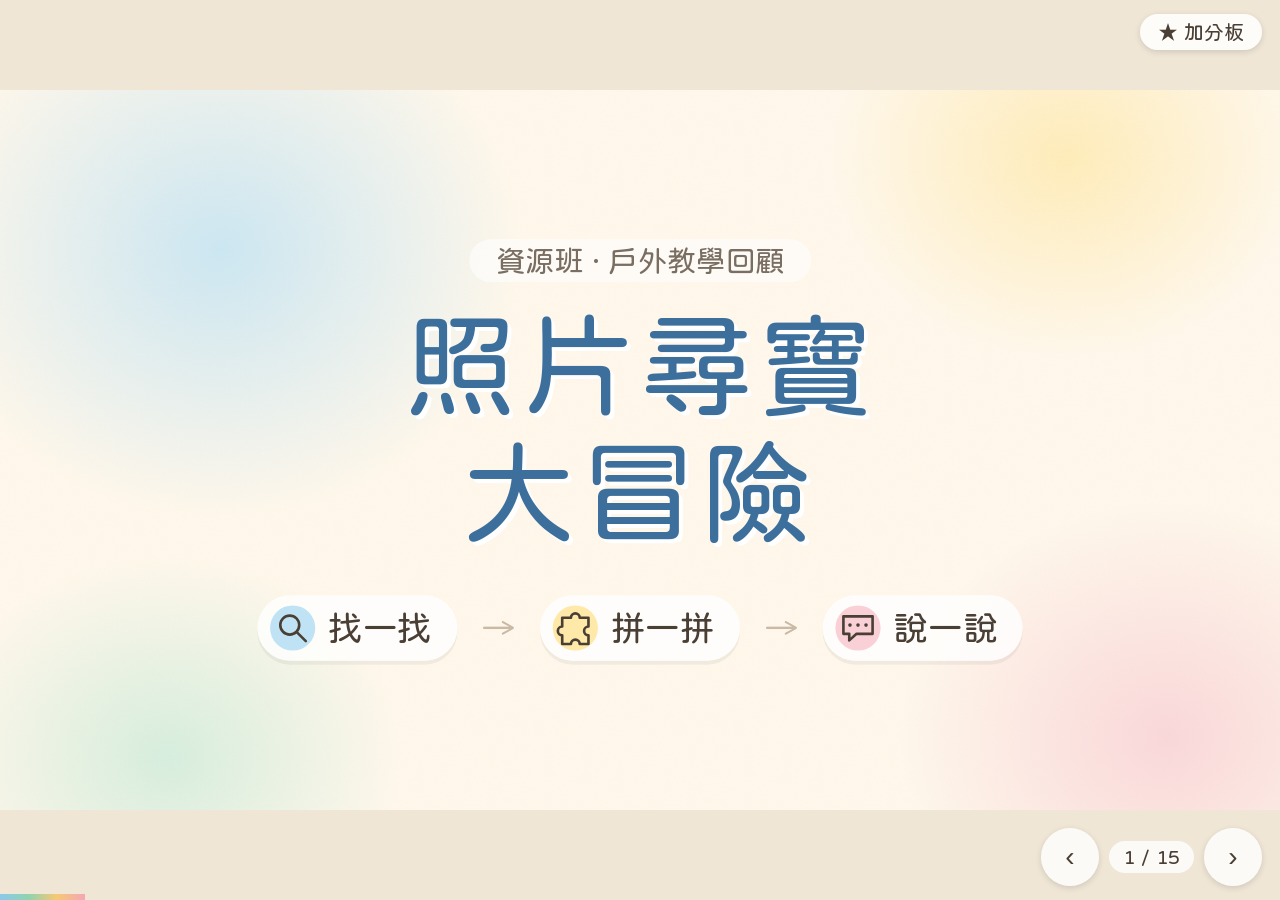
<file: index.html>
<!doctype html><html lang="zh-Hant-TW"><head><meta charset="utf-8"><meta name="viewport" content="width=device-width,initial-scale=1"><title>照片尋寶大冒險</title>
<link rel="preload" href="assets/huninn-subset.woff2" as="font" type="font/woff2" crossorigin><link rel="stylesheet" href="assets/tools.css"><style>@font-face{font-family:'Huninn';src:url('assets/huninn-subset.woff2') format('woff2');font-display:block}
:root{--cream:#FFF8EC;--sky:#BFE3F5;--mint:#C8EBD9;--butter:#FFE9A8;--blush:#F9D0D6;--ink:#4A3F35;--ink2:#7a6e63}
*{box-sizing:border-box;margin:0;padding:0}html,body{height:100%;background:#efe6d6;overflow:hidden}
body{font-family:'Huninn','jf open 粉圓','Noto Sans TC','Noto Sans CJK TC','Microsoft JhengHei',sans-serif;color:var(--ink)}
#stage{position:absolute;left:50%;top:50%;width:1920px;height:1080px;transform-origin:0 0}
.slide{position:absolute;inset:0;padding:80px 110px;display:none;flex-direction:column;align-items:center;background-color:var(--cream);overflow:hidden}
.slide.on{display:flex;animation:fade .45s ease}@keyframes fade{from{opacity:0;transform:translateY(14px)}to{opacity:1}}
.slide::before{content:'';position:absolute;inset:0;pointer-events:none;opacity:.5;background-image:url("data:image/svg+xml;utf8,<svg xmlns='http://www.w3.org/2000/svg' width='300' height='300'><filter id='n'><feTurbulence type='fractalNoise' baseFrequency='.8' numOctaves='3'/><feColorMatrix values='0 0 0 0 .55 0 0 0 0 .45 0 0 0 0 .3 0 0 0 .09 0'/></filter><rect width='100%' height='100%' filter='url(%23n)'/></svg>")}
.slide>*{position:relative;z-index:1}
.bg1{background:radial-gradient(closest-side,#BFE3F5cc,#BFE3F500) -120px -160px/900px 800px no-repeat,radial-gradient(closest-side,#F9D0D6cc,#F9D0D600) 1350px 620px/800px 700px no-repeat,radial-gradient(closest-side,#FFE9A8bb,#FFE9A800) 1250px -200px/700px 600px no-repeat,radial-gradient(closest-side,#C8EBD9bb,#C8EBD900) -100px 700px/700px 600px no-repeat,#FFF8EC}
.bg2{background:radial-gradient(closest-side,#C8EBD9cc,#C8EBD900) 1300px -180px/900px 800px no-repeat,radial-gradient(closest-side,#FFE9A8cc,#FFE9A800) -180px 600px/850px 700px no-repeat,radial-gradient(closest-side,#F9D0D6aa,#F9D0D600) 1450px 720px/600px 500px no-repeat,#FFF8EC}
.bg3{background:radial-gradient(closest-side,#F9D0D6cc,#F9D0D600) -150px -150px/850px 750px no-repeat,radial-gradient(closest-side,#BFE3F5cc,#BFE3F500) 1300px 600px/900px 750px no-repeat,radial-gradient(closest-side,#FFE9A8aa,#FFE9A800) 700px 800px/700px 500px no-repeat,#FFF8EC}
.bg4{background:radial-gradient(closest-side,#FFE9A8cc,#FFE9A800) -150px -180px/850px 750px no-repeat,radial-gradient(closest-side,#C8EBD9cc,#C8EBD900) 1350px 650px/800px 700px no-repeat,radial-gradient(closest-side,#BFE3F5aa,#BFE3F500) 1400px -200px/600px 600px no-repeat,#FFF8EC}
h1{font-size:170px;line-height:1.12;text-align:center;font-weight:normal;letter-spacing:8px;color:#3d6f9c;text-shadow:6px 6px 0 #fff}
h2{font-size:84px;font-weight:normal;margin-bottom:50px;letter-spacing:4px;padding:0 40px;background:linear-gradient(transparent 62%,#FFE9A8 62%,#FFE9A8 92%,transparent 92%)}
.title{justify-content:center}.kicker{font-size:44px;color:var(--ink2);background:#fff9;border-radius:40px;padding:10px 40px;margin-bottom:30px}
.steps3,.end3{display:flex;gap:36px;align-items:center;margin-top:60px;font-size:52px}.steps3>span:not(.arr),.end3>span{display:flex;align-items:center;gap:18px;background:#fffc;border-radius:60px;padding:14px 38px 14px 18px;box-shadow:0 6px 0 #0000000d}
.arr{color:#c9b9a5}.end{font-size:190px;color:#e07a8b}.big{font-size:60px;margin-top:20px}.end3{font-size:44px;gap:30px}
.cards3{display:flex;gap:56px;flex:1;align-items:center}.card{width:500px;height:560px;border-radius:60px;display:flex;flex-direction:column;align-items:center;justify-content:center;gap:24px;box-shadow:0 12px 0 #0000000f;border:5px solid #fff}
.card b{font-size:72px;font-weight:normal}.card p{font-size:46px;text-align:center;line-height:1.45;color:#5c5147}
.c-sky{background:#BFE3F5}.c-butter{background:#FFE9A8}.c-blush{background:#F9D0D6}
.rules{display:grid;grid-template-columns:1fr 1fr;gap:36px 56px;width:100%}.rule{display:flex;align-items:center;gap:34px;background:#fffd;border-radius:48px;padding:28px 40px;box-shadow:0 8px 0 #0000000d}
.ri{width:150px;height:150px;border-radius:50%;background:var(--mint);display:flex;align-items:center;justify-content:center;flex:none}.rule:nth-child(2) .ri{background:var(--sky)}.rule:nth-child(3) .ri{background:var(--blush)}.rule:nth-child(4) .ri{background:var(--butter)}
.rule b{font-size:62px;font-weight:normal}.rule p{font-size:40px;color:var(--ink2);margin-top:6px}
.banner{margin-top:44px;font-size:52px;background:#F9D0D6;border-radius:50px;padding:18px 56px}.banner b{color:#c0394f;font-weight:normal}
.cabs4{display:flex;gap:44px;flex:1;align-items:center}.cabc{width:370px;height:470px;background:#fffd;border-radius:50px;display:flex;flex-direction:column;align-items:center;justify-content:center;gap:26px;box-shadow:0 10px 0 #0000000d}
.cabc b{font-size:62px;font-weight:normal}.cabc:nth-child(1){border-bottom:14px solid var(--sky)}.cabc:nth-child(2){border-bottom:14px solid var(--butter)}.cabc:nth-child(3){border-bottom:14px solid var(--mint)}.cabc:nth-child(4){border-bottom:14px solid var(--blush)}
.foot{font-size:48px;margin-top:20px}.foot b{font-weight:normal;color:#3d6f9c}
.groups{display:flex;gap:56px;flex:1;align-items:center}.grp{width:500px;height:600px;border-radius:60px;border:8px solid;display:flex;flex-direction:column;align-items:center;justify-content:center;gap:10px}
.grp b{font-size:86px;font-weight:normal}.grp span{font-size:54px}.grp p{font-size:42px;text-align:center;line-height:1.5;margin-top:16px}.grp em{font-style:normal;color:#fff;border-radius:16px;padding:0 14px}.grp strong{font-weight:normal;font-size:52px}
.w5{display:flex;gap:30px;flex:1;align-items:center}.w{width:322px;height:620px;border-radius:56px;background:#fffd;border-top:22px solid var(--c);display:flex;flex-direction:column;align-items:center;padding-top:34px;box-shadow:0 10px 0 #0000000d}
.wi{width:150px;height:150px;border-radius:50%;background:var(--c);display:flex;align-items:center;justify-content:center}.w b{font-size:120px;font-weight:normal;line-height:1.25}
.wq{font-size:44px;text-align:center}.wf{font-size:34px;color:var(--ink2);margin-top:22px;background:#f6efe3;border-radius:20px;padding:6px 16px}
.toolslide{padding:70px 100px}
.reveal{flex-direction:row;align-items:center;gap:64px;padding:70px 90px}
.ph{background:#fff;padding:22px 22px 60px;border-radius:14px;box-shadow:0 18px 40px #6b553a33;transform:rotate(-1.6deg);flex:none}
.ph img{display:block;width:1040px;height:780px;object-fit:cover;border-radius:6px}.ph.wide img{width:1010px;height:568px}
.tape{position:absolute;top:-26px;left:50%;width:220px;height:52px;margin-left:-110px;background:#FFE9A8cc;transform:rotate(3deg);border-radius:4px}
.side{flex:1;display:flex;flex-direction:column;align-items:flex-start}.gt{color:#fff;font-size:40px;border-radius:40px;padding:6px 30px;border:5px solid #fff}
h3{font-size:84px;font-weight:normal;margin-top:16px;line-height:1.2}.codes{font-size:38px;color:var(--ink2);margin-bottom:18px}
.pr{list-style:none;display:flex;flex-direction:column;gap:20px;width:100%}.pr li{display:flex;align-items:center;gap:20px;background:#fffd;border-radius:40px;padding:8px 22px 8px 10px;border-left:16px solid var(--c)}
.pi{width:84px;height:84px;border-radius:50%;background:var(--c);display:flex;align-items:center;justify-content:center;flex:none}.pk{font-size:64px}.pq{font-size:46px;white-space:nowrap}
#nav{position:fixed;right:18px;bottom:14px;display:flex;gap:10px;align-items:center;z-index:9;font-family:inherit}
#nav button{width:58px;height:58px;border-radius:50%;border:none;background:#ffffffcc;color:#4A3F35;font-size:28px;cursor:pointer;box-shadow:0 2px 6px #0002}#count{background:#ffffffcc;border-radius:20px;padding:6px 14px;font-size:20px}
#bar{position:fixed;left:0;bottom:0;height:6px;background:linear-gradient(90deg,#8CC8EA,#8FD3B0,#F7C873,#F4A6B5);transition:width .3s;z-index:9}
body.shot #nav,body.shot #bar{display:none}
</style></head><body>
<div id="stage"><section class="slide bg1 title"><div class="kicker">資源班 · 戶外教學回顧</div><h1>照片尋寶<br>大冒險</h1>
<div class="steps3"><span><svg viewBox="0 0 64 64" width="70" height="70" aria-hidden="true"><circle cx="32" cy="32" r="31" fill="#BFE3F5"/><g fill="none" stroke="#4A3F35" stroke-width="3.6" stroke-linecap="round" stroke-linejoin="round"><circle cx="28" cy="28" r="13"/><path d="M38 38l12 12"/></g></svg>找一找</span><span class="arr">→</span><span><svg viewBox="0 0 64 64" width="70" height="70" aria-hidden="true"><circle cx="32" cy="32" r="31" fill="#FFE9A8"/><path d="M14 18h12a6 6 0 1 1 12 0h12v12a6 6 0 1 0 0 12v12H38a6 6 0 1 0-12 0H14V42a6 6 0 1 1 0-12z" fill="none" stroke="#4A3F35" stroke-width="3.6" stroke-linecap="round" stroke-linejoin="round"/></svg>拼一拼</span><span class="arr">→</span><span><svg viewBox="0 0 64 64" width="70" height="70" aria-hidden="true"><circle cx="32" cy="32" r="31" fill="#F9D0D6"/><g fill="none" stroke="#4A3F35" stroke-width="3.6" stroke-linecap="round" stroke-linejoin="round"><path d="M12 16h40v24H30l-10 9v-9h-8z"/><path d="M21 28h0M32 28h0M43 28h0" stroke-width="5"/></g></svg>說一說</span></div></section><section class="slide bg2"><h2>今天的任務</h2><div class="cards3">
<div class="card c-sky"><svg viewBox="0 0 64 64" width="110" height="110" aria-hidden="true"><g fill="none" stroke="#4A3F35" stroke-width="3.6" stroke-linecap="round" stroke-linejoin="round"><circle cx="28" cy="28" r="13"/><path d="M38 38l12 12"/></g></svg><b>1　找一找</b><p>照片被切成兩半，<br>藏在教室的櫃子裡</p></div>
<div class="card c-butter"><svg viewBox="0 0 64 64" width="110" height="110" aria-hidden="true"><path d="M14 18h12a6 6 0 1 1 12 0h12v12a6 6 0 1 0 0 12v12H38a6 6 0 1 0-12 0H14V42a6 6 0 1 1 0-12z" fill="none" stroke="#4A3F35" stroke-width="3.6" stroke-linecap="round" stroke-linejoin="round"/></svg><b>2　拼一拼</b><p>找到兩半，<br>把照片拼回來</p></div>
<div class="card c-blush"><svg viewBox="0 0 64 64" width="110" height="110" aria-hidden="true"><g fill="none" stroke="#4A3F35" stroke-width="3.6" stroke-linecap="round" stroke-linejoin="round"><path d="M12 16h40v24H30l-10 9v-9h-8z"/><path d="M21 28h0M32 28h0M43 28h0" stroke-width="5"/></g></svg><b>3　說一說</b><p>用「人事時地物」<br>說照片的故事</p></div></div></section><section class="slide bg3"><h2>尋寶規則</h2><div class="rules"><div class="rule"><div class="ri"><svg viewBox="0 0 64 64" width="96" height="96" aria-hidden="true"><g fill="none" stroke="#4A3F35" stroke-width="3.6" stroke-linecap="round" stroke-linejoin="round"><circle cx="22" cy="24" r="7"/><circle cx="42" cy="24" r="7"/><path d="M10 50c0-8 5-13 12-13s12 5 12 13M30 50c0-8 5-13 12-13s12 5 12 13"/></g></svg></div><div><b>兩個人一起找</b></div></div><div class="rule"><div class="ri"><svg viewBox="0 0 64 64" width="96" height="96" aria-hidden="true"><g fill="none" stroke="#4A3F35" stroke-width="3.6" stroke-linecap="round" stroke-linejoin="round"><rect x="15" y="10" width="34" height="44" rx="4"/><path d="M32 10v44M27 32h0M37 32h0"/></g></svg></div><div><b>去四個櫃子找</b><p>每個櫃子都可能有</p></div></div><div class="rule"><div class="ri"><svg viewBox="0 0 64 64" width="96" height="96" aria-hidden="true"><path d="M32 50S13 38 13 25a9.5 9.5 0 0 1 19-3 9.5 9.5 0 0 1 19 3c0 13-19 25-19 25z" fill="none" stroke="#4A3F35" stroke-width="3.6" stroke-linecap="round" stroke-linejoin="round"/></svg></div><div><b>輕輕開、輕輕闔</b><p>櫃子和東西要愛惜</p></div></div><div class="rule"><div class="ri"><svg viewBox="0 0 64 64" width="96" height="96" aria-hidden="true"><g fill="none" stroke="#4A3F35" stroke-width="3.6" stroke-linecap="round" stroke-linejoin="round"><path d="M20 10v26h24V10M18 36h28M22 36v18M42 36v18M20 22h24"/></g></svg></div><div><b>找齊 2 片回座位</b><p>安靜坐好等大家</p></div></div></div>
<div class="banner">看到別組的照片：<b>不要拿</b>，放回去</div></section><section class="slide bg4"><h2>寶藏藏在這四個櫃子</h2><div class="cabs4"><div class="cabc"><svg viewBox="0 0 100 100" width="210" height="210"><rect x="8" y="8" width="84" height="84" rx="10" fill="#FFFDF7" fill="none" stroke="#4A3F35" stroke-width="3" stroke-linecap="round" stroke-linejoin="round"/><path d="M8 36h84M8 64h84" fill="none" stroke="#4A3F35" stroke-width="3" stroke-linecap="round" stroke-linejoin="round"/><rect x="16" y="12" width="9" height="24" rx="2" fill="#F4A6B5" fill="none" stroke="#4A3F35" stroke-width="3" stroke-linecap="round" stroke-linejoin="round"/><rect x="19" y="40" width="9" height="24" rx="2" fill="#F4A6B5" fill="none" stroke="#4A3F35" stroke-width="3" stroke-linecap="round" stroke-linejoin="round"/><rect x="28" y="16" width="9" height="20" rx="2" fill="#8CC8EA" fill="none" stroke="#4A3F35" stroke-width="3" stroke-linecap="round" stroke-linejoin="round"/><rect x="31" y="44" width="9" height="20" rx="2" fill="#C4B2E8" fill="none" stroke="#4A3F35" stroke-width="3" stroke-linecap="round" stroke-linejoin="round"/><rect x="40" y="12" width="9" height="24" rx="2" fill="#F7C873" fill="none" stroke="#4A3F35" stroke-width="3" stroke-linecap="round" stroke-linejoin="round"/><rect x="43" y="40" width="9" height="24" rx="2" fill="#8FD3B0" fill="none" stroke="#4A3F35" stroke-width="3" stroke-linecap="round" stroke-linejoin="round"/><rect x="52" y="16" width="9" height="20" rx="2" fill="#8FD3B0" fill="none" stroke="#4A3F35" stroke-width="3" stroke-linecap="round" stroke-linejoin="round"/><rect x="55" y="44" width="9" height="20" rx="2" fill="#F7C873" fill="none" stroke="#4A3F35" stroke-width="3" stroke-linecap="round" stroke-linejoin="round"/><rect x="64" y="12" width="9" height="24" rx="2" fill="#C4B2E8" fill="none" stroke="#4A3F35" stroke-width="3" stroke-linecap="round" stroke-linejoin="round"/><rect x="67" y="40" width="9" height="24" rx="2" fill="#8CC8EA" fill="none" stroke="#4A3F35" stroke-width="3" stroke-linecap="round" stroke-linejoin="round"/><rect x="76" y="16" width="9" height="20" rx="2" fill="#F4A6B5" fill="none" stroke="#4A3F35" stroke-width="3" stroke-linecap="round" stroke-linejoin="round"/><rect x="79" y="44" width="9" height="20" rx="2" fill="#F4A6B5" fill="none" stroke="#4A3F35" stroke-width="3" stroke-linecap="round" stroke-linejoin="round"/><rect x="20" y="70" width="60" height="16" rx="4" fill="#FFE9A8" fill="none" stroke="#4A3F35" stroke-width="3" stroke-linecap="round" stroke-linejoin="round"/></svg><b>書櫃</b></div><div class="cabc"><svg viewBox="0 0 100 100" width="210" height="210"><rect x="8" y="8" width="84" height="84" rx="10" fill="#FFFDF7" fill="none" stroke="#4A3F35" stroke-width="3" stroke-linecap="round" stroke-linejoin="round"/><path d="M50 8v84" fill="none" stroke="#4A3F35" stroke-width="3" stroke-linecap="round" stroke-linejoin="round"/><circle cx="44" cy="50" r="2.5" fill="#4A3F35"/><circle cx="56" cy="50" r="2.5" fill="#4A3F35"/><path d="M50 22l5 10 11 1.5-8 7.5 2 11-10-5.5-10 5.5 2-11-8-7.5 11-1.5z" fill="#F7C873" stroke="#4A3F35" stroke-width="2.5" stroke-linejoin="round"/><rect x="32" y="64" width="36" height="20" rx="3" fill="#F4A6B5" fill="none" stroke="#4A3F35" stroke-width="3" stroke-linecap="round" stroke-linejoin="round"/><path d="M50 64v20" fill="none" stroke="#4A3F35" stroke-width="3" stroke-linecap="round" stroke-linejoin="round"/></svg><b>獎品櫃</b></div><div class="cabc"><svg viewBox="0 0 100 100" width="210" height="210"><rect x="8" y="8" width="84" height="84" rx="10" fill="#8CC8EA55" fill="none" stroke="#4A3F35" stroke-width="3" stroke-linecap="round" stroke-linejoin="round"/><path d="M8 50h84" fill="none" stroke="#4A3F35" stroke-width="3" stroke-linecap="round" stroke-linejoin="round"/><rect x="40" y="26" width="20" height="5" rx="2.5" fill="#4A3F35"/><rect x="40" y="68" width="20" height="5" rx="2.5" fill="#4A3F35"/><circle cx="78" cy="22" r="0"/><text x="50" y="47" font-size="0"/><circle cx="80" cy="80" r="15" fill="#fff" stroke="#4A3F35" stroke-width="2.5"/><text x="80" y="86.5" text-anchor="middle" font-size="18" fill="#4A3F35" font-family="Huninn">前</text></svg><b>前面櫃子</b></div><div class="cabc"><svg viewBox="0 0 100 100" width="210" height="210"><rect x="8" y="8" width="84" height="84" rx="10" fill="#8FD3B055" fill="none" stroke="#4A3F35" stroke-width="3" stroke-linecap="round" stroke-linejoin="round"/><path d="M8 50h84" fill="none" stroke="#4A3F35" stroke-width="3" stroke-linecap="round" stroke-linejoin="round"/><rect x="40" y="26" width="20" height="5" rx="2.5" fill="#4A3F35"/><rect x="40" y="68" width="20" height="5" rx="2.5" fill="#4A3F35"/><circle cx="78" cy="22" r="0"/><text x="50" y="47" font-size="0"/><circle cx="80" cy="80" r="15" fill="#fff" stroke="#4A3F35" stroke-width="2.5"/><text x="80" y="86.5" text-anchor="middle" font-size="18" fill="#4A3F35" font-family="Huninn">後</text></svg><b>後面櫃子</b></div></div><p class="foot"><b>看一看、找一找</b>。</p></section><section class="slide bg1"><h2>認識你的組別</h2><div class="groups"><div class="grp" style="background:#FBD9D6;border-color:#E0564F"><svg viewBox="0 0 100 100" width="150" height="150" fill="#E0564F" stroke="#fff" stroke-width="6" stroke-linejoin="round"><path d="M50 6l13 28 30 3-23 20 7 30-27-16-27 16 7-30L7 37l30-3z"/></svg><b style="color:#E0564F">第1組</b><span>紅色 ★</span><p>找 <em style="background:#E0564F">★</em> 標籤的照片<br>一共 <strong>2 片</strong></p></div><div class="grp" style="background:#D3E6F7;border-color:#3A7FC2"><svg viewBox="0 0 100 100" width="150" height="150" fill="#3A7FC2" stroke="#fff" stroke-width="6" stroke-linejoin="round"><circle cx="50" cy="50" r="40"/></svg><b style="color:#3A7FC2">第2組</b><span>藍色 ●</span><p>找 <em style="background:#3A7FC2">●</em> 標籤的照片<br>一共 <strong>2 片</strong></p></div><div class="grp" style="background:#D2EEDD;border-color:#3C9A63"><svg viewBox="0 0 100 100" width="150" height="150" fill="#3C9A63" stroke="#fff" stroke-width="6" stroke-linejoin="round"><path d="M50 8l44 80H6z"/></svg><b style="color:#3C9A63">第3組</b><span>綠色 ▲</span><p>找 <em style="background:#3C9A63">▲</em> 標籤的照片<br>一共 <strong>2 片</strong></p></div></div><p class="foot">看照片角落的標籤：顏色＋符號＝你們組的！</p></section><section class="slide bg2"><h2>人、事、時、地、物</h2><div class="w5"><div class="w" style="--c:#F4A6B5"><div class="wi"><svg viewBox="0 0 64 64" width="100" height="100" aria-hidden="true"><circle cx="32" cy="23" r="9" fill="none" stroke="#4A3F35" stroke-width="3.6" stroke-linecap="round" stroke-linejoin="round"/><path d="M16 50c0-9 7-15 16-15s16 6 16 15" fill="none" stroke="#4A3F35" stroke-width="3.6" stroke-linecap="round" stroke-linejoin="round"/></svg></div><b>人</b><p class="wq">照片裡有誰？</p><p class="wf">照片裡有＿＿＿</p></div><div class="w" style="--c:#F7C873"><div class="wi"><svg viewBox="0 0 64 64" width="100" height="100" aria-hidden="true"><g fill="none" stroke="#4A3F35" stroke-width="3.6" stroke-linecap="round" stroke-linejoin="round"><ellipse cx="24" cy="38" rx="6" ry="9"/><ellipse cx="41" cy="26" rx="6" ry="9"/></g><g fill="#4A3F35"><circle cx="19" cy="25" r="2.2"/><circle cx="25" cy="24" r="2.2"/><circle cx="30" cy="26" r="2.2"/><circle cx="36" cy="13" r="2.2"/><circle cx="42" cy="12" r="2.2"/><circle cx="47" cy="14" r="2.2"/></g></svg></div><b>事</b><p class="wq">他們在做什麼？</p><p class="wf">他們在＿＿＿</p></div><div class="w" style="--c:#8CC8EA"><div class="wi"><svg viewBox="0 0 64 64" width="100" height="100" aria-hidden="true"><circle cx="32" cy="32" r="18" fill="none" stroke="#4A3F35" stroke-width="3.6" stroke-linecap="round" stroke-linejoin="round"/><path d="M32 22v11l8 5" fill="none" stroke="#4A3F35" stroke-width="3.6" stroke-linecap="round" stroke-linejoin="round"/></svg></div><b>時</b><p class="wq">什麼時候？</p><p class="wf">＿＿＿</p></div><div class="w" style="--c:#8FD3B0"><div class="wi"><svg viewBox="0 0 64 64" width="100" height="100" aria-hidden="true"><path d="M32 51s-14-14-14-25a14 14 0 0 1 28 0c0 11-14 25-14 25z" fill="none" stroke="#4A3F35" stroke-width="3.6" stroke-linecap="round" stroke-linejoin="round"/><circle cx="32" cy="26" r="5" fill="none" stroke="#4A3F35" stroke-width="3.6" stroke-linecap="round" stroke-linejoin="round"/></svg></div><b>地</b><p class="wq">在哪裡？</p><p class="wf">在＿＿＿</p></div><div class="w" style="--c:#C4B2E8"><div class="wi"><svg viewBox="0 0 64 64" width="100" height="100" aria-hidden="true"><g fill="none" stroke="#4A3F35" stroke-width="3.6" stroke-linecap="round" stroke-linejoin="round"><rect x="15" y="27" width="34" height="22" rx="3"/><rect x="12" y="19" width="40" height="9" rx="3"/><path d="M32 19v30"/><path d="M32 19c-4-8-13-7-11-1 1 2 6 2 11 1zM32 19c4-8 13-7 11-1-1 2-6 2-11 1z"/></g></svg></div><b>物</b><p class="wq">看到什麼東西？</p><p class="wf">我看到＿＿＿</p></div></div><p class="foot">說完整的句子：「照片裡有… 他們在…」</p></section><section class="slide bg4 toolslide" data-tool="wheel"><div class="ph-wheel" style="width:100%;flex:1;display:flex"></div></section><section class="slide bg2 reveal"><div class="ph "><div class="tape"></div><img src="assets/photo1.jpg" alt="照片1"></div>
<div class="side"><div class="gt" style="background:#E0564F">★ 第1組 紅色</div><h3>揭曉！照片 1</h3><div class="codes">1-A ＋ 1-B</div><ul class="pr"><li style="--c:#F4A6B5"><span class="pi"><svg viewBox="0 0 64 64" width="56" height="56" aria-hidden="true"><circle cx="32" cy="23" r="9" fill="none" stroke="#4A3F35" stroke-width="3.6" stroke-linecap="round" stroke-linejoin="round"/><path d="M16 50c0-9 7-15 16-15s16 6 16 15" fill="none" stroke="#4A3F35" stroke-width="3.6" stroke-linecap="round" stroke-linejoin="round"/></svg></span><span class="pk">人</span><span class="pq">照片裡有誰？</span></li><li style="--c:#F7C873"><span class="pi"><svg viewBox="0 0 64 64" width="56" height="56" aria-hidden="true"><g fill="none" stroke="#4A3F35" stroke-width="3.6" stroke-linecap="round" stroke-linejoin="round"><ellipse cx="24" cy="38" rx="6" ry="9"/><ellipse cx="41" cy="26" rx="6" ry="9"/></g><g fill="#4A3F35"><circle cx="19" cy="25" r="2.2"/><circle cx="25" cy="24" r="2.2"/><circle cx="30" cy="26" r="2.2"/><circle cx="36" cy="13" r="2.2"/><circle cx="42" cy="12" r="2.2"/><circle cx="47" cy="14" r="2.2"/></g></svg></span><span class="pk">事</span><span class="pq">他們在做什麼？</span></li><li style="--c:#8CC8EA"><span class="pi"><svg viewBox="0 0 64 64" width="56" height="56" aria-hidden="true"><circle cx="32" cy="32" r="18" fill="none" stroke="#4A3F35" stroke-width="3.6" stroke-linecap="round" stroke-linejoin="round"/><path d="M32 22v11l8 5" fill="none" stroke="#4A3F35" stroke-width="3.6" stroke-linecap="round" stroke-linejoin="round"/></svg></span><span class="pk">時</span><span class="pq">什麼時候？</span></li><li style="--c:#8FD3B0"><span class="pi"><svg viewBox="0 0 64 64" width="56" height="56" aria-hidden="true"><path d="M32 51s-14-14-14-25a14 14 0 0 1 28 0c0 11-14 25-14 25z" fill="none" stroke="#4A3F35" stroke-width="3.6" stroke-linecap="round" stroke-linejoin="round"/><circle cx="32" cy="26" r="5" fill="none" stroke="#4A3F35" stroke-width="3.6" stroke-linecap="round" stroke-linejoin="round"/></svg></span><span class="pk">地</span><span class="pq">在哪裡？</span></li><li style="--c:#C4B2E8"><span class="pi"><svg viewBox="0 0 64 64" width="56" height="56" aria-hidden="true"><g fill="none" stroke="#4A3F35" stroke-width="3.6" stroke-linecap="round" stroke-linejoin="round"><rect x="15" y="27" width="34" height="22" rx="3"/><rect x="12" y="19" width="40" height="9" rx="3"/><path d="M32 19v30"/><path d="M32 19c-4-8-13-7-11-1 1 2 6 2 11 1zM32 19c4-8 13-7 11-1-1 2-6 2-11 1z"/></g></svg></span><span class="pk">物</span><span class="pq">看到什麼東西？</span></li></ul></div></section><section class="slide bg3 reveal"><div class="ph "><div class="tape"></div><img src="assets/photo2.jpg" alt="照片2"></div>
<div class="side"><div class="gt" style="background:#E0564F">★ 第1組 紅色</div><h3>揭曉！照片 2</h3><div class="codes">2-A ＋ 2-B</div><ul class="pr"><li style="--c:#F4A6B5"><span class="pi"><svg viewBox="0 0 64 64" width="56" height="56" aria-hidden="true"><circle cx="32" cy="23" r="9" fill="none" stroke="#4A3F35" stroke-width="3.6" stroke-linecap="round" stroke-linejoin="round"/><path d="M16 50c0-9 7-15 16-15s16 6 16 15" fill="none" stroke="#4A3F35" stroke-width="3.6" stroke-linecap="round" stroke-linejoin="round"/></svg></span><span class="pk">人</span><span class="pq">照片裡有誰？</span></li><li style="--c:#F7C873"><span class="pi"><svg viewBox="0 0 64 64" width="56" height="56" aria-hidden="true"><g fill="none" stroke="#4A3F35" stroke-width="3.6" stroke-linecap="round" stroke-linejoin="round"><ellipse cx="24" cy="38" rx="6" ry="9"/><ellipse cx="41" cy="26" rx="6" ry="9"/></g><g fill="#4A3F35"><circle cx="19" cy="25" r="2.2"/><circle cx="25" cy="24" r="2.2"/><circle cx="30" cy="26" r="2.2"/><circle cx="36" cy="13" r="2.2"/><circle cx="42" cy="12" r="2.2"/><circle cx="47" cy="14" r="2.2"/></g></svg></span><span class="pk">事</span><span class="pq">他們在做什麼？</span></li><li style="--c:#8CC8EA"><span class="pi"><svg viewBox="0 0 64 64" width="56" height="56" aria-hidden="true"><circle cx="32" cy="32" r="18" fill="none" stroke="#4A3F35" stroke-width="3.6" stroke-linecap="round" stroke-linejoin="round"/><path d="M32 22v11l8 5" fill="none" stroke="#4A3F35" stroke-width="3.6" stroke-linecap="round" stroke-linejoin="round"/></svg></span><span class="pk">時</span><span class="pq">什麼時候？</span></li><li style="--c:#8FD3B0"><span class="pi"><svg viewBox="0 0 64 64" width="56" height="56" aria-hidden="true"><path d="M32 51s-14-14-14-25a14 14 0 0 1 28 0c0 11-14 25-14 25z" fill="none" stroke="#4A3F35" stroke-width="3.6" stroke-linecap="round" stroke-linejoin="round"/><circle cx="32" cy="26" r="5" fill="none" stroke="#4A3F35" stroke-width="3.6" stroke-linecap="round" stroke-linejoin="round"/></svg></span><span class="pk">地</span><span class="pq">在哪裡？</span></li><li style="--c:#C4B2E8"><span class="pi"><svg viewBox="0 0 64 64" width="56" height="56" aria-hidden="true"><g fill="none" stroke="#4A3F35" stroke-width="3.6" stroke-linecap="round" stroke-linejoin="round"><rect x="15" y="27" width="34" height="22" rx="3"/><rect x="12" y="19" width="40" height="9" rx="3"/><path d="M32 19v30"/><path d="M32 19c-4-8-13-7-11-1 1 2 6 2 11 1zM32 19c4-8 13-7 11-1-1 2-6 2-11 1z"/></g></svg></span><span class="pk">物</span><span class="pq">看到什麼東西？</span></li></ul></div></section><section class="slide bg4 reveal"><div class="ph wide"><div class="tape"></div><img src="assets/photo3.jpg" alt="照片3"></div>
<div class="side"><div class="gt" style="background:#3A7FC2">● 第2組 藍色</div><h3>揭曉！照片 3</h3><div class="codes">3-A ＋ 3-B</div><ul class="pr"><li style="--c:#F4A6B5"><span class="pi"><svg viewBox="0 0 64 64" width="56" height="56" aria-hidden="true"><circle cx="32" cy="23" r="9" fill="none" stroke="#4A3F35" stroke-width="3.6" stroke-linecap="round" stroke-linejoin="round"/><path d="M16 50c0-9 7-15 16-15s16 6 16 15" fill="none" stroke="#4A3F35" stroke-width="3.6" stroke-linecap="round" stroke-linejoin="round"/></svg></span><span class="pk">人</span><span class="pq">照片裡有誰？</span></li><li style="--c:#F7C873"><span class="pi"><svg viewBox="0 0 64 64" width="56" height="56" aria-hidden="true"><g fill="none" stroke="#4A3F35" stroke-width="3.6" stroke-linecap="round" stroke-linejoin="round"><ellipse cx="24" cy="38" rx="6" ry="9"/><ellipse cx="41" cy="26" rx="6" ry="9"/></g><g fill="#4A3F35"><circle cx="19" cy="25" r="2.2"/><circle cx="25" cy="24" r="2.2"/><circle cx="30" cy="26" r="2.2"/><circle cx="36" cy="13" r="2.2"/><circle cx="42" cy="12" r="2.2"/><circle cx="47" cy="14" r="2.2"/></g></svg></span><span class="pk">事</span><span class="pq">他們在做什麼？</span></li><li style="--c:#8CC8EA"><span class="pi"><svg viewBox="0 0 64 64" width="56" height="56" aria-hidden="true"><circle cx="32" cy="32" r="18" fill="none" stroke="#4A3F35" stroke-width="3.6" stroke-linecap="round" stroke-linejoin="round"/><path d="M32 22v11l8 5" fill="none" stroke="#4A3F35" stroke-width="3.6" stroke-linecap="round" stroke-linejoin="round"/></svg></span><span class="pk">時</span><span class="pq">什麼時候？</span></li><li style="--c:#8FD3B0"><span class="pi"><svg viewBox="0 0 64 64" width="56" height="56" aria-hidden="true"><path d="M32 51s-14-14-14-25a14 14 0 0 1 28 0c0 11-14 25-14 25z" fill="none" stroke="#4A3F35" stroke-width="3.6" stroke-linecap="round" stroke-linejoin="round"/><circle cx="32" cy="26" r="5" fill="none" stroke="#4A3F35" stroke-width="3.6" stroke-linecap="round" stroke-linejoin="round"/></svg></span><span class="pk">地</span><span class="pq">在哪裡？</span></li><li style="--c:#C4B2E8"><span class="pi"><svg viewBox="0 0 64 64" width="56" height="56" aria-hidden="true"><g fill="none" stroke="#4A3F35" stroke-width="3.6" stroke-linecap="round" stroke-linejoin="round"><rect x="15" y="27" width="34" height="22" rx="3"/><rect x="12" y="19" width="40" height="9" rx="3"/><path d="M32 19v30"/><path d="M32 19c-4-8-13-7-11-1 1 2 6 2 11 1zM32 19c4-8 13-7 11-1-1 2-6 2-11 1z"/></g></svg></span><span class="pk">物</span><span class="pq">看到什麼東西？</span></li></ul></div></section><section class="slide bg1 reveal"><div class="ph wide"><div class="tape"></div><img src="assets/photo4.jpg" alt="照片4"></div>
<div class="side"><div class="gt" style="background:#3A7FC2">● 第2組 藍色</div><h3>揭曉！照片 4</h3><div class="codes">4-A ＋ 4-B</div><ul class="pr"><li style="--c:#F4A6B5"><span class="pi"><svg viewBox="0 0 64 64" width="56" height="56" aria-hidden="true"><circle cx="32" cy="23" r="9" fill="none" stroke="#4A3F35" stroke-width="3.6" stroke-linecap="round" stroke-linejoin="round"/><path d="M16 50c0-9 7-15 16-15s16 6 16 15" fill="none" stroke="#4A3F35" stroke-width="3.6" stroke-linecap="round" stroke-linejoin="round"/></svg></span><span class="pk">人</span><span class="pq">照片裡有誰？</span></li><li style="--c:#F7C873"><span class="pi"><svg viewBox="0 0 64 64" width="56" height="56" aria-hidden="true"><g fill="none" stroke="#4A3F35" stroke-width="3.6" stroke-linecap="round" stroke-linejoin="round"><ellipse cx="24" cy="38" rx="6" ry="9"/><ellipse cx="41" cy="26" rx="6" ry="9"/></g><g fill="#4A3F35"><circle cx="19" cy="25" r="2.2"/><circle cx="25" cy="24" r="2.2"/><circle cx="30" cy="26" r="2.2"/><circle cx="36" cy="13" r="2.2"/><circle cx="42" cy="12" r="2.2"/><circle cx="47" cy="14" r="2.2"/></g></svg></span><span class="pk">事</span><span class="pq">他們在做什麼？</span></li><li style="--c:#8CC8EA"><span class="pi"><svg viewBox="0 0 64 64" width="56" height="56" aria-hidden="true"><circle cx="32" cy="32" r="18" fill="none" stroke="#4A3F35" stroke-width="3.6" stroke-linecap="round" stroke-linejoin="round"/><path d="M32 22v11l8 5" fill="none" stroke="#4A3F35" stroke-width="3.6" stroke-linecap="round" stroke-linejoin="round"/></svg></span><span class="pk">時</span><span class="pq">什麼時候？</span></li><li style="--c:#8FD3B0"><span class="pi"><svg viewBox="0 0 64 64" width="56" height="56" aria-hidden="true"><path d="M32 51s-14-14-14-25a14 14 0 0 1 28 0c0 11-14 25-14 25z" fill="none" stroke="#4A3F35" stroke-width="3.6" stroke-linecap="round" stroke-linejoin="round"/><circle cx="32" cy="26" r="5" fill="none" stroke="#4A3F35" stroke-width="3.6" stroke-linecap="round" stroke-linejoin="round"/></svg></span><span class="pk">地</span><span class="pq">在哪裡？</span></li><li style="--c:#C4B2E8"><span class="pi"><svg viewBox="0 0 64 64" width="56" height="56" aria-hidden="true"><g fill="none" stroke="#4A3F35" stroke-width="3.6" stroke-linecap="round" stroke-linejoin="round"><rect x="15" y="27" width="34" height="22" rx="3"/><rect x="12" y="19" width="40" height="9" rx="3"/><path d="M32 19v30"/><path d="M32 19c-4-8-13-7-11-1 1 2 6 2 11 1zM32 19c4-8 13-7 11-1-1 2-6 2-11 1z"/></g></svg></span><span class="pk">物</span><span class="pq">看到什麼東西？</span></li></ul></div></section><section class="slide bg2 reveal"><div class="ph "><div class="tape"></div><img src="assets/photo5.jpg" alt="照片5"></div>
<div class="side"><div class="gt" style="background:#3C9A63">▲ 第3組 綠色</div><h3>揭曉！照片 5</h3><div class="codes">5-A ＋ 5-B</div><ul class="pr"><li style="--c:#F4A6B5"><span class="pi"><svg viewBox="0 0 64 64" width="56" height="56" aria-hidden="true"><circle cx="32" cy="23" r="9" fill="none" stroke="#4A3F35" stroke-width="3.6" stroke-linecap="round" stroke-linejoin="round"/><path d="M16 50c0-9 7-15 16-15s16 6 16 15" fill="none" stroke="#4A3F35" stroke-width="3.6" stroke-linecap="round" stroke-linejoin="round"/></svg></span><span class="pk">人</span><span class="pq">照片裡有誰？</span></li><li style="--c:#F7C873"><span class="pi"><svg viewBox="0 0 64 64" width="56" height="56" aria-hidden="true"><g fill="none" stroke="#4A3F35" stroke-width="3.6" stroke-linecap="round" stroke-linejoin="round"><ellipse cx="24" cy="38" rx="6" ry="9"/><ellipse cx="41" cy="26" rx="6" ry="9"/></g><g fill="#4A3F35"><circle cx="19" cy="25" r="2.2"/><circle cx="25" cy="24" r="2.2"/><circle cx="30" cy="26" r="2.2"/><circle cx="36" cy="13" r="2.2"/><circle cx="42" cy="12" r="2.2"/><circle cx="47" cy="14" r="2.2"/></g></svg></span><span class="pk">事</span><span class="pq">他們在做什麼？</span></li><li style="--c:#8CC8EA"><span class="pi"><svg viewBox="0 0 64 64" width="56" height="56" aria-hidden="true"><circle cx="32" cy="32" r="18" fill="none" stroke="#4A3F35" stroke-width="3.6" stroke-linecap="round" stroke-linejoin="round"/><path d="M32 22v11l8 5" fill="none" stroke="#4A3F35" stroke-width="3.6" stroke-linecap="round" stroke-linejoin="round"/></svg></span><span class="pk">時</span><span class="pq">什麼時候？</span></li><li style="--c:#8FD3B0"><span class="pi"><svg viewBox="0 0 64 64" width="56" height="56" aria-hidden="true"><path d="M32 51s-14-14-14-25a14 14 0 0 1 28 0c0 11-14 25-14 25z" fill="none" stroke="#4A3F35" stroke-width="3.6" stroke-linecap="round" stroke-linejoin="round"/><circle cx="32" cy="26" r="5" fill="none" stroke="#4A3F35" stroke-width="3.6" stroke-linecap="round" stroke-linejoin="round"/></svg></span><span class="pk">地</span><span class="pq">在哪裡？</span></li><li style="--c:#C4B2E8"><span class="pi"><svg viewBox="0 0 64 64" width="56" height="56" aria-hidden="true"><g fill="none" stroke="#4A3F35" stroke-width="3.6" stroke-linecap="round" stroke-linejoin="round"><rect x="15" y="27" width="34" height="22" rx="3"/><rect x="12" y="19" width="40" height="9" rx="3"/><path d="M32 19v30"/><path d="M32 19c-4-8-13-7-11-1 1 2 6 2 11 1zM32 19c4-8 13-7 11-1-1 2-6 2-11 1z"/></g></svg></span><span class="pk">物</span><span class="pq">看到什麼東西？</span></li></ul></div></section><section class="slide bg3 reveal"><div class="ph "><div class="tape"></div><img src="assets/photo6.jpg" alt="照片6"></div>
<div class="side"><div class="gt" style="background:#3C9A63">▲ 第3組 綠色</div><h3>揭曉！照片 6</h3><div class="codes">6-A ＋ 6-B</div><ul class="pr"><li style="--c:#F4A6B5"><span class="pi"><svg viewBox="0 0 64 64" width="56" height="56" aria-hidden="true"><circle cx="32" cy="23" r="9" fill="none" stroke="#4A3F35" stroke-width="3.6" stroke-linecap="round" stroke-linejoin="round"/><path d="M16 50c0-9 7-15 16-15s16 6 16 15" fill="none" stroke="#4A3F35" stroke-width="3.6" stroke-linecap="round" stroke-linejoin="round"/></svg></span><span class="pk">人</span><span class="pq">照片裡有誰？</span></li><li style="--c:#F7C873"><span class="pi"><svg viewBox="0 0 64 64" width="56" height="56" aria-hidden="true"><g fill="none" stroke="#4A3F35" stroke-width="3.6" stroke-linecap="round" stroke-linejoin="round"><ellipse cx="24" cy="38" rx="6" ry="9"/><ellipse cx="41" cy="26" rx="6" ry="9"/></g><g fill="#4A3F35"><circle cx="19" cy="25" r="2.2"/><circle cx="25" cy="24" r="2.2"/><circle cx="30" cy="26" r="2.2"/><circle cx="36" cy="13" r="2.2"/><circle cx="42" cy="12" r="2.2"/><circle cx="47" cy="14" r="2.2"/></g></svg></span><span class="pk">事</span><span class="pq">他們在做什麼？</span></li><li style="--c:#8CC8EA"><span class="pi"><svg viewBox="0 0 64 64" width="56" height="56" aria-hidden="true"><circle cx="32" cy="32" r="18" fill="none" stroke="#4A3F35" stroke-width="3.6" stroke-linecap="round" stroke-linejoin="round"/><path d="M32 22v11l8 5" fill="none" stroke="#4A3F35" stroke-width="3.6" stroke-linecap="round" stroke-linejoin="round"/></svg></span><span class="pk">時</span><span class="pq">什麼時候？</span></li><li style="--c:#8FD3B0"><span class="pi"><svg viewBox="0 0 64 64" width="56" height="56" aria-hidden="true"><path d="M32 51s-14-14-14-25a14 14 0 0 1 28 0c0 11-14 25-14 25z" fill="none" stroke="#4A3F35" stroke-width="3.6" stroke-linecap="round" stroke-linejoin="round"/><circle cx="32" cy="26" r="5" fill="none" stroke="#4A3F35" stroke-width="3.6" stroke-linecap="round" stroke-linejoin="round"/></svg></span><span class="pk">地</span><span class="pq">在哪裡？</span></li><li style="--c:#C4B2E8"><span class="pi"><svg viewBox="0 0 64 64" width="56" height="56" aria-hidden="true"><g fill="none" stroke="#4A3F35" stroke-width="3.6" stroke-linecap="round" stroke-linejoin="round"><rect x="15" y="27" width="34" height="22" rx="3"/><rect x="12" y="19" width="40" height="9" rx="3"/><path d="M32 19v30"/><path d="M32 19c-4-8-13-7-11-1 1 2 6 2 11 1zM32 19c4-8 13-7 11-1-1 2-6 2-11 1z"/></g></svg></span><span class="pk">物</span><span class="pq">看到什麼東西？</span></li></ul></div></section><section class="slide bg2 toolslide" data-tool="board"><div class="ph-board" style="width:100%;flex:1;display:flex"></div></section><section class="slide bg3 title"><h1 class="end">你們好棒！</h1><p class="big">謝謝大家一起找、一起拼、一起說</p>
<div class="end3"><span><svg viewBox="0 0 64 64" width="70" height="70" aria-hidden="true"><circle cx="32" cy="32" r="31" fill="#FFE9A8"/><path d="M14 18h12a6 6 0 1 1 12 0h12v12a6 6 0 1 0 0 12v12H38a6 6 0 1 0-12 0H14V42a6 6 0 1 1 0-12z" fill="none" stroke="#4A3F35" stroke-width="3.6" stroke-linecap="round" stroke-linejoin="round"/></svg>照片收好了嗎？</span><span><svg viewBox="0 0 64 64" width="70" height="70" aria-hidden="true"><circle cx="32" cy="32" r="31" fill="#F9D0D6"/><path d="M32 50S13 38 13 25a9.5 9.5 0 0 1 19-3 9.5 9.5 0 0 1 19 3c0 13-19 25-19 25z" fill="none" stroke="#4A3F35" stroke-width="3.6" stroke-linecap="round" stroke-linejoin="round"/></svg>給夥伴拍拍手</span></div></section></div><div id="bar"></div><button id="sbBtn" aria-label="打開加分板">★ 加分板</button><div id="nav"><button id="prev" aria-label="上一頁">‹</button><span id="count"></span><button id="next" aria-label="下一頁">›</button></div>
<script src="assets/tools.js"></script><script>const S=[...document.querySelectorAll('.slide')],N=S.length;let i=0;
function fit(){const st=document.getElementById('stage');const k=Math.min(innerWidth/1920,innerHeight/1080);st.style.transform=`scale(${k}) translate(-50%,-50%)`;st.style.transformOrigin='0 0';st.style.left='50%';st.style.top='50%';st.style.transform=`translate(-50%,-50%) scale(${k})`;st.style.transformOrigin='center center'}
function go(n){i=Math.max(0,Math.min(N-1,n));S.forEach((s,j)=>s.classList.toggle('on',j===i));document.getElementById('count').textContent=(i+1)+' / '+N;document.getElementById('bar').style.width=((i+1)/N*100)+'%';history.replaceState(null,'','#'+(i+1));const b=document.getElementById('sbBtn');if(b)b.textContent=(i===SB&&back!==null)?'↩ 回到第 '+(back+1)+' 頁':'★ 加分板'}
const W=window.PhotoHunt,wh=W.wheel(document.querySelector('.ph-wheel'));W.board(document.querySelector('.ph-board'));
const SB=S.findIndex(s=>s.dataset.tool==='board');let back=null;
function tool(){return S[i].dataset.tool}
addEventListener('keydown',e=>{const t=e.target;if(t.closest&&t.closest('input,label,button')&&(e.key===' '||e.key==='Enter'))return;
if(tool()==='wheel'&&(e.key===' '||e.key==='Enter')){e.preventDefault();wh.spin();return}
if(tool()==='board'&&(e.key===' '||e.key==='Enter')){e.preventDefault();return}
if(['ArrowRight','ArrowDown','PageDown',' ','Enter'].includes(e.key)){e.preventDefault();go(i+1)}else if(['ArrowLeft','ArrowUp','PageUp','Backspace'].includes(e.key)){e.preventDefault();go(i-1)}else if(e.key==='Home')go(0);else if(e.key==='End')go(N-1);else if(e.key==='f'||e.key==='F'){document.fullscreenElement?document.exitFullscreen():document.documentElement.requestFullscreen()}});
document.getElementById('stage').addEventListener('click',e=>{if(tool()||e.target.closest('button,label,input'))return;const x=e.clientX/innerWidth;go(x<0.25?i-1:i+1)});
const sbBtn=document.getElementById('sbBtn');sbBtn.onclick=()=>{if(i===SB&&back!==null){go(back);back=null}else{back=i;go(SB)}};
let tx=null;addEventListener('touchstart',e=>tx=e.touches[0].clientX,{passive:true});addEventListener('touchend',e=>{if(tx===null)return;const d=e.changedTouches[0].clientX-tx;if(Math.abs(d)>50)go(d<0?i+1:i-1);tx=null});
document.getElementById('prev').onclick=()=>go(i-1);document.getElementById('next').onclick=()=>go(i+1);
addEventListener('resize',fit);fit();go((parseInt(location.hash.slice(1))||1)-1);
if(location.search.includes('shot'))document.body.classList.add('shot');</script></body></html>
</file>
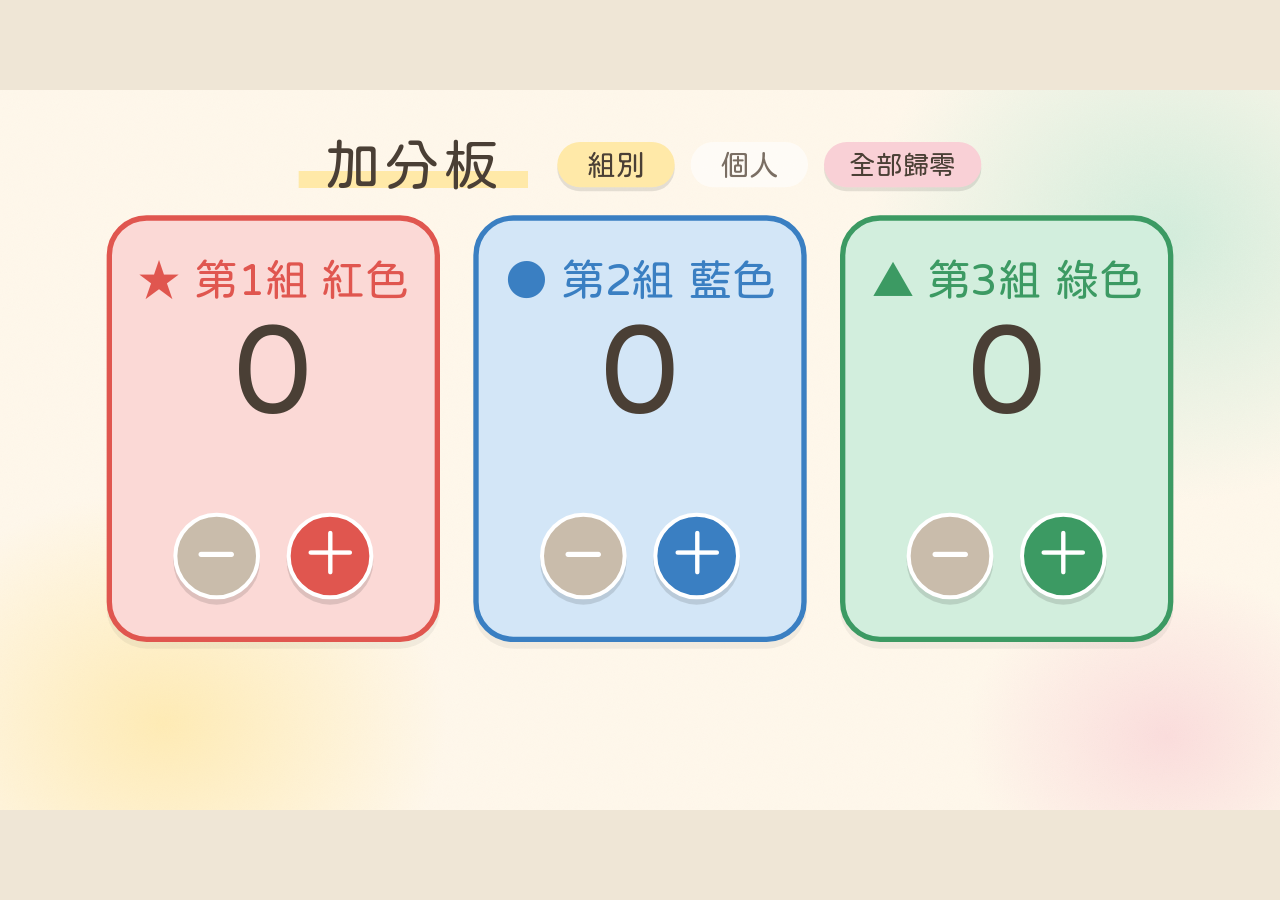
<file: scoreboard.html>
<!doctype html><html lang="zh-Hant-TW"><head><meta charset="utf-8"><meta name="viewport" content="width=device-width,initial-scale=1"><title>加分板｜照片尋寶</title>
<link rel="preload" href="assets/huninn-subset.woff2" as="font" type="font/woff2" crossorigin><link rel="stylesheet" href="assets/tools.css"><style>@font-face{font-family:'Huninn';src:url('assets/huninn-subset.woff2') format('woff2');font-display:block}
:root{--cream:#FFF8EC;--sky:#BFE3F5;--mint:#C8EBD9;--butter:#FFE9A8;--blush:#F9D0D6;--ink:#4A3F35;--ink2:#7a6e63}
*{box-sizing:border-box;margin:0;padding:0}html,body{height:100%;background:#efe6d6;overflow:hidden}
body{font-family:'Huninn','jf open 粉圓','Noto Sans TC','Noto Sans CJK TC','Microsoft JhengHei',sans-serif;color:var(--ink)}
#stage{position:absolute;left:50%;top:50%;width:1920px;height:1080px;transform-origin:0 0}
.slide{position:absolute;inset:0;padding:80px 110px;display:none;flex-direction:column;align-items:center;background-color:var(--cream);overflow:hidden}
.slide.on{display:flex;animation:fade .45s ease}@keyframes fade{from{opacity:0;transform:translateY(14px)}to{opacity:1}}
.slide::before{content:'';position:absolute;inset:0;pointer-events:none;opacity:.5;background-image:url("data:image/svg+xml;utf8,<svg xmlns='http://www.w3.org/2000/svg' width='300' height='300'><filter id='n'><feTurbulence type='fractalNoise' baseFrequency='.8' numOctaves='3'/><feColorMatrix values='0 0 0 0 .55 0 0 0 0 .45 0 0 0 0 .3 0 0 0 .09 0'/></filter><rect width='100%' height='100%' filter='url(%23n)'/></svg>")}
.slide>*{position:relative;z-index:1}
.bg1{background:radial-gradient(closest-side,#BFE3F5cc,#BFE3F500) -120px -160px/900px 800px no-repeat,radial-gradient(closest-side,#F9D0D6cc,#F9D0D600) 1350px 620px/800px 700px no-repeat,radial-gradient(closest-side,#FFE9A8bb,#FFE9A800) 1250px -200px/700px 600px no-repeat,radial-gradient(closest-side,#C8EBD9bb,#C8EBD900) -100px 700px/700px 600px no-repeat,#FFF8EC}
.bg2{background:radial-gradient(closest-side,#C8EBD9cc,#C8EBD900) 1300px -180px/900px 800px no-repeat,radial-gradient(closest-side,#FFE9A8cc,#FFE9A800) -180px 600px/850px 700px no-repeat,radial-gradient(closest-side,#F9D0D6aa,#F9D0D600) 1450px 720px/600px 500px no-repeat,#FFF8EC}
.bg3{background:radial-gradient(closest-side,#F9D0D6cc,#F9D0D600) -150px -150px/850px 750px no-repeat,radial-gradient(closest-side,#BFE3F5cc,#BFE3F500) 1300px 600px/900px 750px no-repeat,radial-gradient(closest-side,#FFE9A8aa,#FFE9A800) 700px 800px/700px 500px no-repeat,#FFF8EC}
.bg4{background:radial-gradient(closest-side,#FFE9A8cc,#FFE9A800) -150px -180px/850px 750px no-repeat,radial-gradient(closest-side,#C8EBD9cc,#C8EBD900) 1350px 650px/800px 700px no-repeat,radial-gradient(closest-side,#BFE3F5aa,#BFE3F500) 1400px -200px/600px 600px no-repeat,#FFF8EC}
h1{font-size:170px;line-height:1.12;text-align:center;font-weight:normal;letter-spacing:8px;color:#3d6f9c;text-shadow:6px 6px 0 #fff}
h2{font-size:84px;font-weight:normal;margin-bottom:50px;letter-spacing:4px;padding:0 40px;background:linear-gradient(transparent 62%,#FFE9A8 62%,#FFE9A8 92%,transparent 92%)}
.title{justify-content:center}.kicker{font-size:44px;color:var(--ink2);background:#fff9;border-radius:40px;padding:10px 40px;margin-bottom:30px}
.steps3,.end3{display:flex;gap:36px;align-items:center;margin-top:60px;font-size:52px}.steps3>span:not(.arr),.end3>span{display:flex;align-items:center;gap:18px;background:#fffc;border-radius:60px;padding:14px 38px 14px 18px;box-shadow:0 6px 0 #0000000d}
.arr{color:#c9b9a5}.end{font-size:190px;color:#e07a8b}.big{font-size:60px;margin-top:20px}.end3{font-size:44px;gap:30px}
.cards3{display:flex;gap:56px;flex:1;align-items:center}.card{width:500px;height:560px;border-radius:60px;display:flex;flex-direction:column;align-items:center;justify-content:center;gap:24px;box-shadow:0 12px 0 #0000000f;border:5px solid #fff}
.card b{font-size:72px;font-weight:normal}.card p{font-size:46px;text-align:center;line-height:1.45;color:#5c5147}
.c-sky{background:#BFE3F5}.c-butter{background:#FFE9A8}.c-blush{background:#F9D0D6}
.rules{display:grid;grid-template-columns:1fr 1fr;gap:36px 56px;width:100%}.rule{display:flex;align-items:center;gap:34px;background:#fffd;border-radius:48px;padding:28px 40px;box-shadow:0 8px 0 #0000000d}
.ri{width:150px;height:150px;border-radius:50%;background:var(--mint);display:flex;align-items:center;justify-content:center;flex:none}.rule:nth-child(2) .ri{background:var(--sky)}.rule:nth-child(3) .ri{background:var(--blush)}.rule:nth-child(4) .ri{background:var(--butter)}
.rule b{font-size:62px;font-weight:normal}.rule p{font-size:40px;color:var(--ink2);margin-top:6px}
.banner{margin-top:44px;font-size:52px;background:#F9D0D6;border-radius:50px;padding:18px 56px}.banner b{color:#c0394f;font-weight:normal}
.cabs4{display:flex;gap:44px;flex:1;align-items:center}.cabc{width:370px;height:470px;background:#fffd;border-radius:50px;display:flex;flex-direction:column;align-items:center;justify-content:center;gap:26px;box-shadow:0 10px 0 #0000000d}
.cabc b{font-size:62px;font-weight:normal}.cabc:nth-child(1){border-bottom:14px solid var(--sky)}.cabc:nth-child(2){border-bottom:14px solid var(--butter)}.cabc:nth-child(3){border-bottom:14px solid var(--mint)}.cabc:nth-child(4){border-bottom:14px solid var(--blush)}
.foot{font-size:48px;margin-top:20px}.foot b{font-weight:normal;color:#3d6f9c}
.groups{display:flex;gap:56px;flex:1;align-items:center}.grp{width:500px;height:600px;border-radius:60px;border:8px solid;display:flex;flex-direction:column;align-items:center;justify-content:center;gap:10px}
.grp b{font-size:86px;font-weight:normal}.grp span{font-size:54px}.grp p{font-size:42px;text-align:center;line-height:1.5;margin-top:16px}.grp em{font-style:normal;color:#fff;border-radius:16px;padding:0 14px}.grp strong{font-weight:normal;font-size:52px}
.w5{display:flex;gap:30px;flex:1;align-items:center}.w{width:322px;height:620px;border-radius:56px;background:#fffd;border-top:22px solid var(--c);display:flex;flex-direction:column;align-items:center;padding-top:34px;box-shadow:0 10px 0 #0000000d}
.wi{width:150px;height:150px;border-radius:50%;background:var(--c);display:flex;align-items:center;justify-content:center}.w b{font-size:120px;font-weight:normal;line-height:1.25}
.wq{font-size:44px;text-align:center}.wf{font-size:34px;color:var(--ink2);margin-top:22px;background:#f6efe3;border-radius:20px;padding:6px 16px}
.toolslide{padding:70px 100px}
.reveal{flex-direction:row;align-items:center;gap:64px;padding:70px 90px}
.ph{background:#fff;padding:22px 22px 60px;border-radius:14px;box-shadow:0 18px 40px #6b553a33;transform:rotate(-1.6deg);flex:none}
.ph img{display:block;width:1040px;height:780px;object-fit:cover;border-radius:6px}.ph.wide img{width:1010px;height:568px}
.tape{position:absolute;top:-26px;left:50%;width:220px;height:52px;margin-left:-110px;background:#FFE9A8cc;transform:rotate(3deg);border-radius:4px}
.side{flex:1;display:flex;flex-direction:column;align-items:flex-start}.gt{color:#fff;font-size:40px;border-radius:40px;padding:6px 30px;border:5px solid #fff}
h3{font-size:84px;font-weight:normal;margin-top:16px;line-height:1.2}.codes{font-size:38px;color:var(--ink2);margin-bottom:18px}
.pr{list-style:none;display:flex;flex-direction:column;gap:20px;width:100%}.pr li{display:flex;align-items:center;gap:20px;background:#fffd;border-radius:40px;padding:8px 22px 8px 10px;border-left:16px solid var(--c)}
.pi{width:84px;height:84px;border-radius:50%;background:var(--c);display:flex;align-items:center;justify-content:center;flex:none}.pk{font-size:64px}.pq{font-size:46px;white-space:nowrap}
#nav{position:fixed;right:18px;bottom:14px;display:flex;gap:10px;align-items:center;z-index:9;font-family:inherit}
#nav button{width:58px;height:58px;border-radius:50%;border:none;background:#ffffffcc;color:#4A3F35;font-size:28px;cursor:pointer;box-shadow:0 2px 6px #0002}#count{background:#ffffffcc;border-radius:20px;padding:6px 14px;font-size:20px}
#bar{position:fixed;left:0;bottom:0;height:6px;background:linear-gradient(90deg,#8CC8EA,#8FD3B0,#F7C873,#F4A6B5);transition:width .3s;z-index:9}
body.shot #nav,body.shot #bar{display:none}
.slide.on{animation:none}</style></head><body>
<div id="stage"><section class="slide bg2 toolslide on"><div class="ph-board" style="width:100%;flex:1;display:flex"></div></section></div>
<script src="assets/tools.js"></script><script>
function fit(){const k=Math.min(innerWidth/1920,innerHeight/1080);const st=document.getElementById('stage');st.style.transform=`translate(-50%,-50%) scale(${k})`;st.style.transformOrigin='center center'}
addEventListener('resize',fit);fit();PhotoHunt.board(document.querySelector('.ph-board'));
addEventListener('keydown',e=>{if(e.key==='f'||e.key==='F'){document.fullscreenElement?document.exitFullscreen():document.documentElement.requestFullscreen()}});
</script></body></html>
</file>
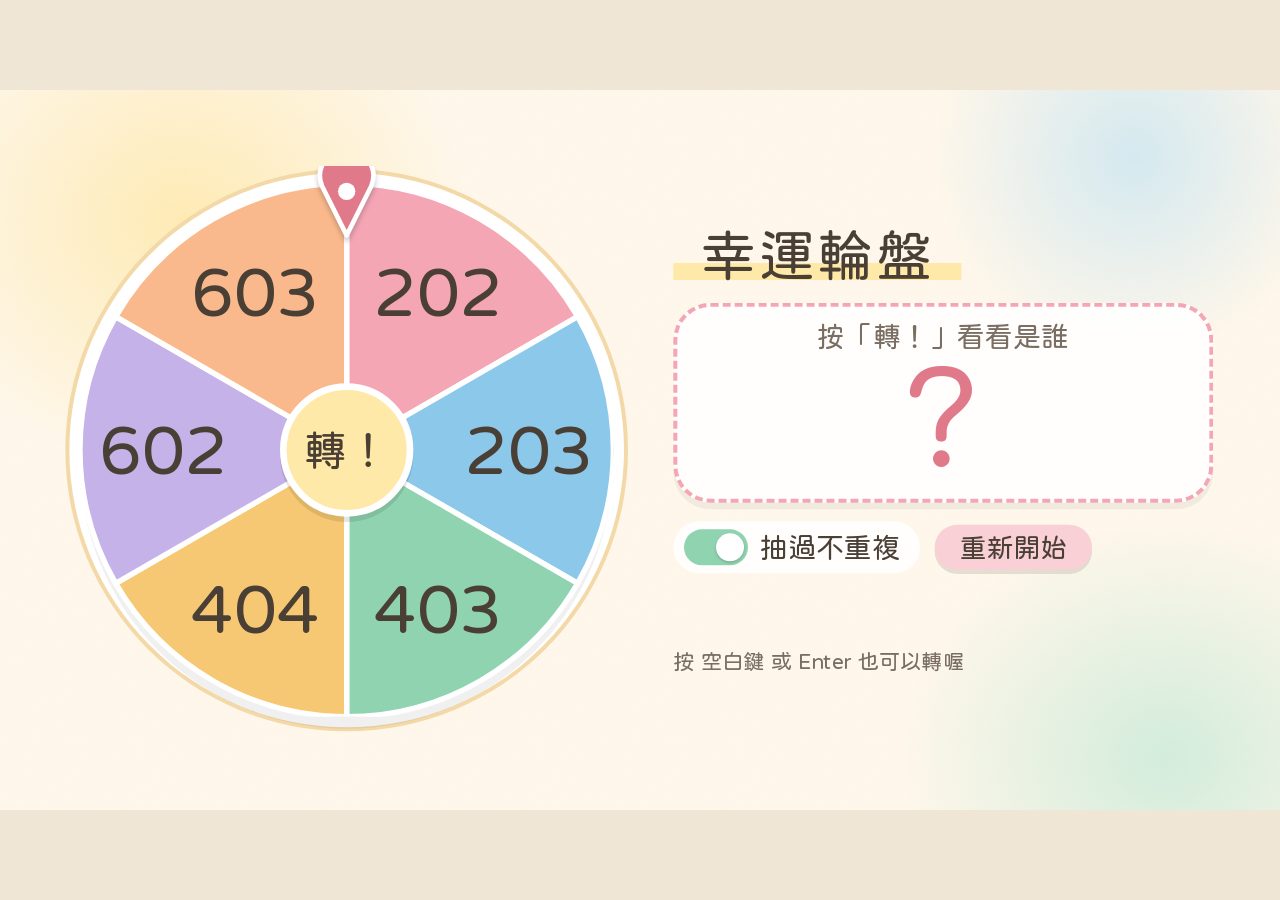
<file: wheel.html>
<!doctype html><html lang="zh-Hant-TW"><head><meta charset="utf-8"><meta name="viewport" content="width=device-width,initial-scale=1"><title>幸運輪盤｜照片尋寶</title>
<link rel="preload" href="assets/huninn-subset.woff2" as="font" type="font/woff2" crossorigin><link rel="stylesheet" href="assets/tools.css"><style>@font-face{font-family:'Huninn';src:url('assets/huninn-subset.woff2') format('woff2');font-display:block}
:root{--cream:#FFF8EC;--sky:#BFE3F5;--mint:#C8EBD9;--butter:#FFE9A8;--blush:#F9D0D6;--ink:#4A3F35;--ink2:#7a6e63}
*{box-sizing:border-box;margin:0;padding:0}html,body{height:100%;background:#efe6d6;overflow:hidden}
body{font-family:'Huninn','jf open 粉圓','Noto Sans TC','Noto Sans CJK TC','Microsoft JhengHei',sans-serif;color:var(--ink)}
#stage{position:absolute;left:50%;top:50%;width:1920px;height:1080px;transform-origin:0 0}
.slide{position:absolute;inset:0;padding:80px 110px;display:none;flex-direction:column;align-items:center;background-color:var(--cream);overflow:hidden}
.slide.on{display:flex;animation:fade .45s ease}@keyframes fade{from{opacity:0;transform:translateY(14px)}to{opacity:1}}
.slide::before{content:'';position:absolute;inset:0;pointer-events:none;opacity:.5;background-image:url("data:image/svg+xml;utf8,<svg xmlns='http://www.w3.org/2000/svg' width='300' height='300'><filter id='n'><feTurbulence type='fractalNoise' baseFrequency='.8' numOctaves='3'/><feColorMatrix values='0 0 0 0 .55 0 0 0 0 .45 0 0 0 0 .3 0 0 0 .09 0'/></filter><rect width='100%' height='100%' filter='url(%23n)'/></svg>")}
.slide>*{position:relative;z-index:1}
.bg1{background:radial-gradient(closest-side,#BFE3F5cc,#BFE3F500) -120px -160px/900px 800px no-repeat,radial-gradient(closest-side,#F9D0D6cc,#F9D0D600) 1350px 620px/800px 700px no-repeat,radial-gradient(closest-side,#FFE9A8bb,#FFE9A800) 1250px -200px/700px 600px no-repeat,radial-gradient(closest-side,#C8EBD9bb,#C8EBD900) -100px 700px/700px 600px no-repeat,#FFF8EC}
.bg2{background:radial-gradient(closest-side,#C8EBD9cc,#C8EBD900) 1300px -180px/900px 800px no-repeat,radial-gradient(closest-side,#FFE9A8cc,#FFE9A800) -180px 600px/850px 700px no-repeat,radial-gradient(closest-side,#F9D0D6aa,#F9D0D600) 1450px 720px/600px 500px no-repeat,#FFF8EC}
.bg3{background:radial-gradient(closest-side,#F9D0D6cc,#F9D0D600) -150px -150px/850px 750px no-repeat,radial-gradient(closest-side,#BFE3F5cc,#BFE3F500) 1300px 600px/900px 750px no-repeat,radial-gradient(closest-side,#FFE9A8aa,#FFE9A800) 700px 800px/700px 500px no-repeat,#FFF8EC}
.bg4{background:radial-gradient(closest-side,#FFE9A8cc,#FFE9A800) -150px -180px/850px 750px no-repeat,radial-gradient(closest-side,#C8EBD9cc,#C8EBD900) 1350px 650px/800px 700px no-repeat,radial-gradient(closest-side,#BFE3F5aa,#BFE3F500) 1400px -200px/600px 600px no-repeat,#FFF8EC}
h1{font-size:170px;line-height:1.12;text-align:center;font-weight:normal;letter-spacing:8px;color:#3d6f9c;text-shadow:6px 6px 0 #fff}
h2{font-size:84px;font-weight:normal;margin-bottom:50px;letter-spacing:4px;padding:0 40px;background:linear-gradient(transparent 62%,#FFE9A8 62%,#FFE9A8 92%,transparent 92%)}
.title{justify-content:center}.kicker{font-size:44px;color:var(--ink2);background:#fff9;border-radius:40px;padding:10px 40px;margin-bottom:30px}
.steps3,.end3{display:flex;gap:36px;align-items:center;margin-top:60px;font-size:52px}.steps3>span:not(.arr),.end3>span{display:flex;align-items:center;gap:18px;background:#fffc;border-radius:60px;padding:14px 38px 14px 18px;box-shadow:0 6px 0 #0000000d}
.arr{color:#c9b9a5}.end{font-size:190px;color:#e07a8b}.big{font-size:60px;margin-top:20px}.end3{font-size:44px;gap:30px}
.cards3{display:flex;gap:56px;flex:1;align-items:center}.card{width:500px;height:560px;border-radius:60px;display:flex;flex-direction:column;align-items:center;justify-content:center;gap:24px;box-shadow:0 12px 0 #0000000f;border:5px solid #fff}
.card b{font-size:72px;font-weight:normal}.card p{font-size:46px;text-align:center;line-height:1.45;color:#5c5147}
.c-sky{background:#BFE3F5}.c-butter{background:#FFE9A8}.c-blush{background:#F9D0D6}
.rules{display:grid;grid-template-columns:1fr 1fr;gap:36px 56px;width:100%}.rule{display:flex;align-items:center;gap:34px;background:#fffd;border-radius:48px;padding:28px 40px;box-shadow:0 8px 0 #0000000d}
.ri{width:150px;height:150px;border-radius:50%;background:var(--mint);display:flex;align-items:center;justify-content:center;flex:none}.rule:nth-child(2) .ri{background:var(--sky)}.rule:nth-child(3) .ri{background:var(--blush)}.rule:nth-child(4) .ri{background:var(--butter)}
.rule b{font-size:62px;font-weight:normal}.rule p{font-size:40px;color:var(--ink2);margin-top:6px}
.banner{margin-top:44px;font-size:52px;background:#F9D0D6;border-radius:50px;padding:18px 56px}.banner b{color:#c0394f;font-weight:normal}
.cabs4{display:flex;gap:44px;flex:1;align-items:center}.cabc{width:370px;height:470px;background:#fffd;border-radius:50px;display:flex;flex-direction:column;align-items:center;justify-content:center;gap:26px;box-shadow:0 10px 0 #0000000d}
.cabc b{font-size:62px;font-weight:normal}.cabc:nth-child(1){border-bottom:14px solid var(--sky)}.cabc:nth-child(2){border-bottom:14px solid var(--butter)}.cabc:nth-child(3){border-bottom:14px solid var(--mint)}.cabc:nth-child(4){border-bottom:14px solid var(--blush)}
.foot{font-size:48px;margin-top:20px}.foot b{font-weight:normal;color:#3d6f9c}
.groups{display:flex;gap:56px;flex:1;align-items:center}.grp{width:500px;height:600px;border-radius:60px;border:8px solid;display:flex;flex-direction:column;align-items:center;justify-content:center;gap:10px}
.grp b{font-size:86px;font-weight:normal}.grp span{font-size:54px}.grp p{font-size:42px;text-align:center;line-height:1.5;margin-top:16px}.grp em{font-style:normal;color:#fff;border-radius:16px;padding:0 14px}.grp strong{font-weight:normal;font-size:52px}
.w5{display:flex;gap:30px;flex:1;align-items:center}.w{width:322px;height:620px;border-radius:56px;background:#fffd;border-top:22px solid var(--c);display:flex;flex-direction:column;align-items:center;padding-top:34px;box-shadow:0 10px 0 #0000000d}
.wi{width:150px;height:150px;border-radius:50%;background:var(--c);display:flex;align-items:center;justify-content:center}.w b{font-size:120px;font-weight:normal;line-height:1.25}
.wq{font-size:44px;text-align:center}.wf{font-size:34px;color:var(--ink2);margin-top:22px;background:#f6efe3;border-radius:20px;padding:6px 16px}
.toolslide{padding:70px 100px}
.reveal{flex-direction:row;align-items:center;gap:64px;padding:70px 90px}
.ph{background:#fff;padding:22px 22px 60px;border-radius:14px;box-shadow:0 18px 40px #6b553a33;transform:rotate(-1.6deg);flex:none}
.ph img{display:block;width:1040px;height:780px;object-fit:cover;border-radius:6px}.ph.wide img{width:1010px;height:568px}
.tape{position:absolute;top:-26px;left:50%;width:220px;height:52px;margin-left:-110px;background:#FFE9A8cc;transform:rotate(3deg);border-radius:4px}
.side{flex:1;display:flex;flex-direction:column;align-items:flex-start}.gt{color:#fff;font-size:40px;border-radius:40px;padding:6px 30px;border:5px solid #fff}
h3{font-size:84px;font-weight:normal;margin-top:16px;line-height:1.2}.codes{font-size:38px;color:var(--ink2);margin-bottom:18px}
.pr{list-style:none;display:flex;flex-direction:column;gap:20px;width:100%}.pr li{display:flex;align-items:center;gap:20px;background:#fffd;border-radius:40px;padding:8px 22px 8px 10px;border-left:16px solid var(--c)}
.pi{width:84px;height:84px;border-radius:50%;background:var(--c);display:flex;align-items:center;justify-content:center;flex:none}.pk{font-size:64px}.pq{font-size:46px;white-space:nowrap}
#nav{position:fixed;right:18px;bottom:14px;display:flex;gap:10px;align-items:center;z-index:9;font-family:inherit}
#nav button{width:58px;height:58px;border-radius:50%;border:none;background:#ffffffcc;color:#4A3F35;font-size:28px;cursor:pointer;box-shadow:0 2px 6px #0002}#count{background:#ffffffcc;border-radius:20px;padding:6px 14px;font-size:20px}
#bar{position:fixed;left:0;bottom:0;height:6px;background:linear-gradient(90deg,#8CC8EA,#8FD3B0,#F7C873,#F4A6B5);transition:width .3s;z-index:9}
body.shot #nav,body.shot #bar{display:none}
.slide.on{animation:none}</style></head><body>
<div id="stage"><section class="slide bg4 toolslide on"><div class="ph-wheel" style="width:100%;flex:1;display:flex"></div></section></div>
<script src="assets/tools.js"></script><script>
function fit(){const k=Math.min(innerWidth/1920,innerHeight/1080);const st=document.getElementById('stage');st.style.transform=`translate(-50%,-50%) scale(${k})`;st.style.transformOrigin='center center'}
addEventListener('resize',fit);fit();const wh=PhotoHunt.wheel(document.querySelector('.ph-wheel'));addEventListener('keydown',e=>{if(e.key===' '||e.key==='Enter'){e.preventDefault();wh.spin()}});
addEventListener('keydown',e=>{if(e.key==='f'||e.key==='F'){document.fullscreenElement?document.exitFullscreen():document.documentElement.requestFullscreen()}});
</script></body></html>
</file>
<file: assets/tools.css>
/* 照片尋寶：輪盤＋加分板 */
.tool-wrap{display:flex;align-items:center;gap:70px;width:100%;flex:1}
.wheel-box{position:relative;width:840px;height:840px;flex:none}
.wheel-rot{position:absolute;inset:20px;border-radius:50%;transition:transform 4.8s cubic-bezier(.12,.7,.18,1);box-shadow:0 18px 0 #0000000f,0 0 0 16px #fff,0 0 0 22px #F4D9A8}
.wheel-rot svg{width:100%;height:100%;display:block}
.wheel-pointer{position:absolute;left:50%;top:-6px;width:90px;height:110px;margin-left:-45px;z-index:3;filter:drop-shadow(0 6px 4px #0003)}
.wheel-hub{position:absolute;left:50%;top:50%;width:200px;height:200px;margin:-100px;border-radius:50%;border:10px solid #fff;background:#FFE9A8;font:inherit;font-size:64px;color:#4A3F35;cursor:pointer;z-index:4;box-shadow:0 8px 0 #0000001a}
.wheel-hub:active{transform:scale(.96)}.wheel-hub:disabled{cursor:default;opacity:.9}
.wheel-side{flex:1;display:flex;flex-direction:column;gap:28px;align-items:flex-start}
.wheel-side h2{margin-bottom:0}
.result{width:100%;min-height:300px;background:#fffd;border-radius:56px;display:flex;flex-direction:column;align-items:center;justify-content:center;box-shadow:0 10px 0 #0000000d;border:6px dashed #F4A6B5}
.result .lab{font-size:42px;color:#7a6e63}.result .num{font-size:190px;line-height:1.05;color:#e07a8b;letter-spacing:6px}
.result.pop .num{animation:pop .7s cubic-bezier(.3,1.6,.5,1)}@keyframes pop{0%{transform:scale(.3)}100%{transform:scale(1)}}
.row-ctl{display:flex;gap:22px;align-items:center;flex-wrap:wrap}
.toggle{display:flex;align-items:center;gap:18px;font-size:42px;cursor:pointer;background:#fffd;border-radius:40px;padding:12px 30px 12px 16px;user-select:none}
.toggle input{display:none}.toggle .sw{width:96px;height:54px;border-radius:30px;background:#ddd3c4;position:relative;transition:.2s}
.toggle .sw::after{content:'';position:absolute;left:6px;top:6px;width:42px;height:42px;border-radius:50%;background:#fff;transition:.2s;box-shadow:0 2px 4px #0003}
.toggle input:checked+.sw{background:#8FD3B0}.toggle input:checked+.sw::after{left:48px}
.pbtn{font:inherit;font-size:40px;color:#4A3F35;border:none;border-radius:40px;padding:14px 38px;background:#BFE3F5;cursor:pointer;box-shadow:0 6px 0 #0000001a}
.pbtn:active{transform:translateY(3px);box-shadow:0 3px 0 #0000001a}.pbtn.pink{background:#F9D0D6}
.picked{display:flex;gap:14px;flex-wrap:wrap;font-size:34px;color:#7a6e63;align-items:center;min-height:60px}
.picked span{background:#fff;border-radius:24px;padding:4px 20px;color:#4A3F35}
.hint{font-size:32px;color:#7a6e63}
.confetti,.slide>.confetti{position:absolute;inset:0;pointer-events:none;overflow:hidden;z-index:20}
.confetti i{position:absolute;top:-40px;width:22px;height:34px;border-radius:6px;animation:fall linear forwards}
@keyframes fall{to{transform:translate(var(--dx),1200px) rotate(var(--r));opacity:.9}}
/* scoreboard */
.sb{width:100%;flex:1;display:flex;flex-direction:column;align-items:center}
.sb-top{display:flex;gap:24px;align-items:center;margin-bottom:34px}
.tab{font:inherit;font-size:44px;border:none;border-radius:40px;padding:12px 44px;background:#fff9;color:#7a6e63;cursor:pointer}
.tab.on{background:#FFE9A8;color:#4A3F35;box-shadow:0 6px 0 #0000001a}
.sb-pane{display:none;width:100%;justify-content:center;gap:50px;flex-wrap:wrap}.sb-pane.on{display:flex}
.gcard{width:500px;height:640px;border-radius:60px;border:8px solid;display:flex;flex-direction:column;align-items:center;justify-content:center;gap:4px;box-shadow:0 10px 0 #0000000d}
.gcard .nm{font-size:66px}.gcard .score{font-size:190px;line-height:1}
.stars{display:flex;flex-wrap:wrap;justify-content:center;gap:4px;width:420px;min-height:96px;align-content:center;font-size:40px;line-height:1}
.stars .more{font-size:36px;color:#7a6e63;margin-left:6px}
.pm{display:flex;gap:40px;margin-top:18px}
.pm button{width:130px;height:130px;border-radius:50%;border:6px solid #fff;font:inherit;font-size:96px;line-height:1;color:#fff;cursor:pointer;box-shadow:0 8px 0 #0000001f;padding-bottom:10px}
.pm button:active{transform:translateY(4px);box-shadow:0 4px 0 #0000001f}.pm .minus{background:#c9bcab!important}
.pcard{width:520px;height:300px;border-radius:48px;background:#fffd;display:grid;grid-template-columns:1fr auto;grid-template-rows:auto 1fr;padding:22px 34px;box-shadow:0 10px 0 #0000000d;border-top:18px solid var(--c)}
.pcard .no{font-size:72px}.pcard .score{font-size:120px;line-height:1;text-align:right}
.pcard .stars{width:auto;justify-content:flex-start;font-size:30px;min-height:0;grid-column:1}
.pcard .pm{grid-column:2;margin-top:0;gap:22px;align-self:end}.pcard .pm button{width:96px;height:96px;font-size:70px;padding-bottom:8px}
.bump{animation:bump .35s ease}@keyframes bump{50%{transform:scale(1.25)}}
#sbBtn{position:fixed;right:18px;top:14px;z-index:9;font:inherit;font-size:20px;border:none;border-radius:24px;padding:8px 18px;background:#ffffffd9;color:#4A3F35;cursor:pointer;box-shadow:0 2px 6px #0002}
body.shot #sbBtn{display:none}
.wheel-rot .lbl{transform-box:fill-box;transform-origin:center;transition:transform 4.8s cubic-bezier(.12,.7,.18,1)}
</file>
